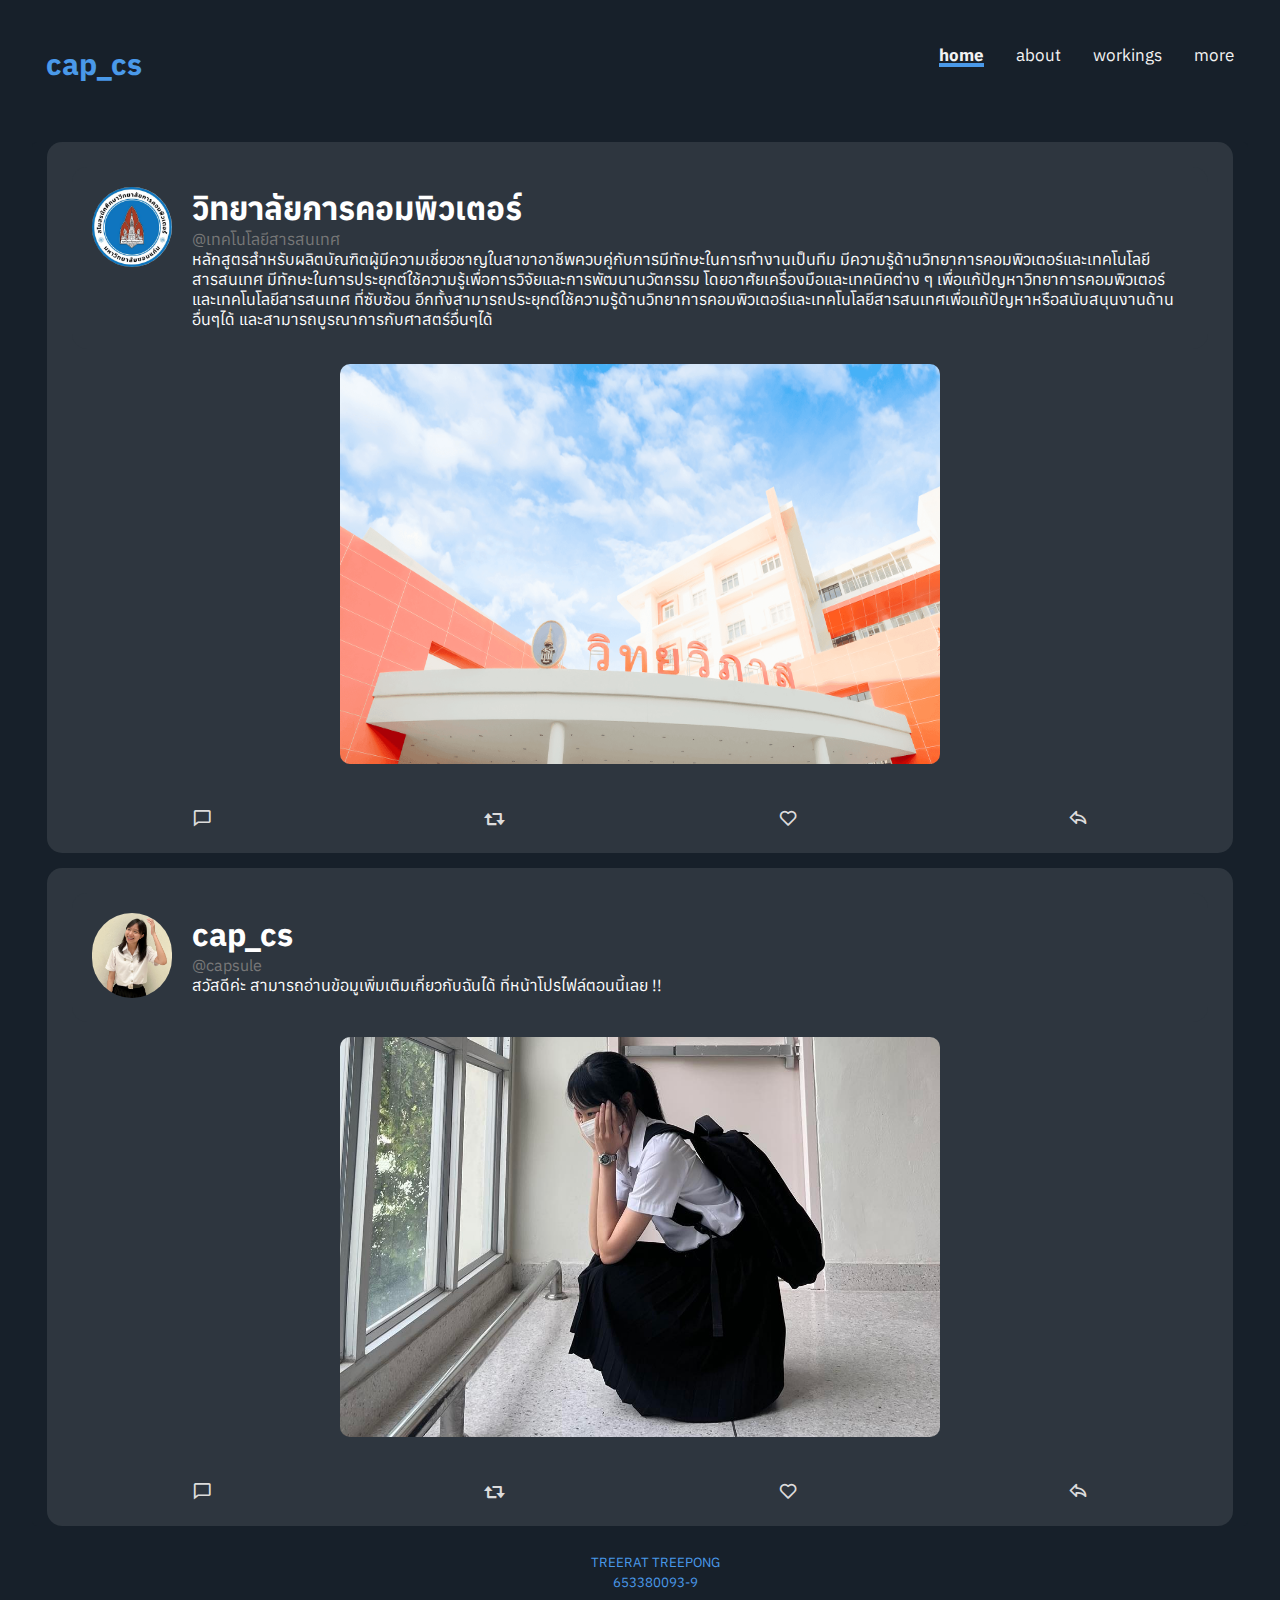
<file: index.html>
<!-- ตรีรัตน์ ตรีพงษ์ 653380093-9 -->
<!DOCTYPE html>
<html lang="en">

<head>
    <meta charset="UTF-8">
    <meta name="viewport" content="width=device-width, initial-scale=1.0">
    <link rel="stylesheet" href="https://cdnjs.cloudflare.com/ajax/libs/font-awesome/4.7.0/css/font-awesome.min.css">
    <link rel="stylesheet" href="./style_all.css">
    <link rel="stylesheet" href="./home.css">
    <link href='https://unpkg.com/boxicons@2.1.4/css/boxicons.min.css' rel='stylesheet'>
    <title>home</title>
</head>

<body>

    <div class="topnav" id="myTopnav">
        <a href="./index.html" class="active">cap_cs</a>
            <a href="./more.html" id="more" class="bold">more</a>
            <a href="./workings.html" id="workings" class="bold" >workings</a>
            <a href="./about.html" id="about" class="bold">about</a>
            <a href="./index.html" id="home" class="bold">home</a>
            <a href="javascript:void(0);" class="icon" onclick="myFunction()">
                <i class="fa fa-bars"></i>
            </a> 
    </div>
    <main>
        <div class="box">
            <div class="eww">
            <div class="post">
                <div class="img"><img src="./photo/COC logo.jpg" alt="..."></div>
                <div class="txt">
                    <h1>วิทยาลัยการคอมพิวเตอร์</h1>
                    <p class="span">@เทคโนโลยีสารสนเทศ</p>
                    <p>หลักสูตรสำหรับผลิตบัณฑิตผู้มีความเชี่ยวชาญในสาขาอาชีพควบคู่กับการมีทักษะในการทำงานเป็นทีม มีความรู้ด้านวิทยาการคอมพิวเตอร์และเทคโนโลยีสารสนเทศ มีทักษะในการประยุกต์ใช้ความรู้เพื่อการวิจัยและการพัฒนานวัตกรรม โดยอาศัยเครื่องมือและเทคนิคต่าง ๆ เพื่อแก้ปัญหาวิทยาการคอมพิวเตอร์และเทคโนโลยีสารสนเทศ ที่ซับซ้อน อีกทั้งสามารถประยุกต์ใช้ความรู้ด้านวิทยาการคอมพิวเตอร์และเทคโนโลยีสารสนเทศเพื่อแก้ปัญหาหรือสนับสนุนงานด้านอื่นๆได้ และสามารถบูรณาการกับศาสตร์อื่นๆได้
                    </p>
                </div>
                
            </div>
           <center> <img src="./photo/coc_postt.png" alt="..." class="img_post"></center>
           <div class="coppy_tw">
           <i class='bx bx-comment ' ></i>
           <i class='bx bx-repost bx-sm' ></i>
           <i class='bx bx-heart ' ></i>
           <i class='bx bx-share ' ></i>
        </div>
        </div>
        <div class="eww">
            <div class="post">
                <a href="./about.html">
                <div class="img"><img src="./photo/IMG_cap_cs.jpg" alt="..."></div></a>
                <div class="txt">
                    <a href="./about.html" class="name">
                    <h1>cap_cs</h1>
                </a>
                    <p class="span">@capsule</p>
                
                    <p>สวัสดีค่ะ สามารถอ่านข้อมูเพิ่มเติมเกี่ยวกับฉันได้ ที่หน้าโปรไฟล์ตอนนี้เลย !!
                    </p>
                </div>
                
            </div>
           <center> <a href="./about.html"><img src="./photo/cap_postt.jpg" alt="..." class="img_post"></a></center>
           <div class="coppy_tw">
            <i class='bx bx-comment ' ></i>
            <i class='bx bx-repost bx-sm' ></i>
            <i class='bx bx-heart ' ></i>
            <i class='bx bx-share ' ></i>
         </div>
        </div>
        

        </div>
     </main>
     <footer>
         <small>TREERAT TREEPONG</small><br>
         <small>653380093-9</small>
     </footer>


    <script>
        function myFunction() {
            var x = document.getElementById("myTopnav");
            if (x.className === "topnav") {
                x.className += " responsive";
            } else {
                x.className = "topnav";
            }
        }
    </script>

</body>

</html>
</file>
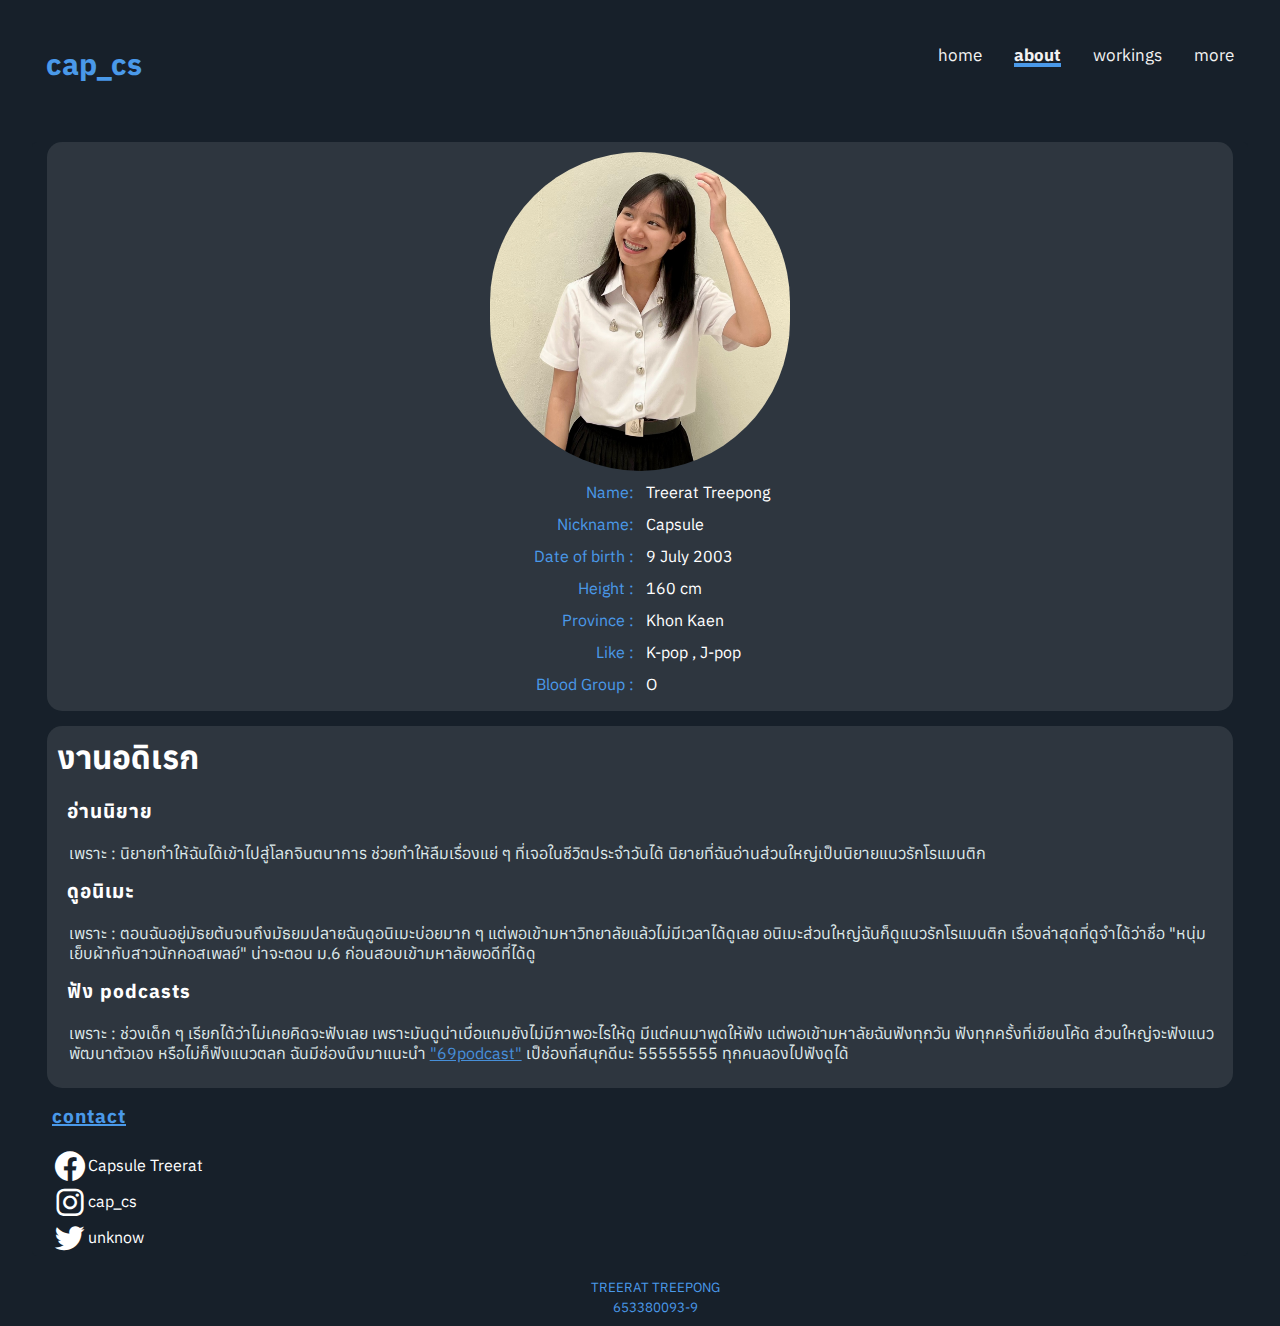
<file: about.html>
<!-- ตรีรัตน์ ตรีพงษ์ 653380093-9 -->
<!DOCTYPE html>
<html lang="en">

<head>
    <meta charset="UTF-8">
    <meta name="viewport" content="width=device-width, initial-scale=1.0">
    <link rel="stylesheet" href="https://cdnjs.cloudflare.com/ajax/libs/font-awesome/4.7.0/css/font-awesome.min.css">
    <link rel="stylesheet" href="./style_all.css">
    <link rel="stylesheet" href="./about.css">
    <link href='https://unpkg.com/boxicons@2.1.4/css/boxicons.min.css' rel='stylesheet'>
    <title>About</title>
</head>

<body>

    <div class="topnav" id="myTopnav">
        <a href="./index.html" class="active">cap_cs</a>
            <a href="./more.html" id="more" class="bold">more</a>
            <a href="./workings.html" id="workings" class="bold" >workings</a>
            <a href="./about.html" id="about" class="bold">about</a>
            <a href="./index.html" id="home" class="bold">home</a>
            <a href="javascript:void(0);" class="icon" onclick="myFunction()">
                <i class="fa fa-bars"></i>
            </a> 
    </div>
    <main>
        <div class="box">
         <div class="post">
            <center><img src="./photo/IMG_cap_cs.jpg" alt="..."></center>
            <div class="txt">
                <table>
                    <tr>
                        <td><p class="blue">Name:</p></td>
                        <td><p>Treerat Treepong</p></td>
                    </tr>
                    <tr>
                        <td><p class="blue">Nickname:</p></td>
                        <td><p>Capsule</p></td>
                    </tr>
                    <tr>
                        <td><p class="blue">Date of birth :</p></td>
                        <td><p>9 July 2003</p></td>
                    </tr>
                    <tr>
                        <td><p class="blue">Height :</p></td>
                        <td><p>160 cm</p></td>
                    </tr>
                    <tr>
                        <td><p class="blue">Province :</p></td>
                        <td><p>Khon Kaen</p></td>
                    </tr>
                    <tr>
                        <td><p class="blue">Like :</p></td>
                        <td><p>K-pop , J-pop</p></td>
                    </tr>
                    <tr>
                        <td><p class="blue">Blood Group :</p></td>
                        <td><p>O</p></td>
                    </tr> 
                </table>
            </div>
         </div>
         
         <div class="post">
            <h1>งานอดิเรก</h1><br>
            <h3 class="h3">อ่านนิยาย</h3>
            <p class="p">เพราะ : นิยายทำให้ฉันได้เข้าไปสู่โลกจินตนาการ ช่วยทำให้ลืมเรื่องแย่ ๆ ที่เจอในชีวิตประจำวันได้ นิยายที่ฉันอ่านส่วนใหญ่เป็นนิยายแนวรักโรแมนติก </p>
            <h3 class="h3">ดูอนิเมะ</h3>
            <p class="p">เพราะ : ตอนฉันอยู่มัธยต้นจนถึงมัธยมปลายฉันดูอนิเมะบ่อยมาก ๆ แต่พอเข้ามหาวิทยาลัยแล้วไม่มีเวลาได้ดูเลย อนิเมะส่วนใหญ่ฉันก็ดูแนวรักโรแมนติก เรื่องล่าสุดที่ดูจำได้ว่าชื่อ "หนุ่มเย็บผ้ากับสาวนักคอสเพลย์" น่าจะตอน ม.6 ก่อนสอบเข้ามหาลัยพอดีที่ได้ดู </p>
            <h3 class="h3">ฟัง podcasts</h3>
            <p class="p">เพราะ : ช่วงเด็ก ๆ เรียกได้ว่าไม่เคยคิดจะฟังเลย เพราะมันดูน่าเบื่อแถมยังไม่มีภาพอะไรให้ดู มีแต่คนมาพูดให้ฟัง แต่พอเข้ามหาลัยฉันฟังทุกวัน ฟังทุกครั้งที่เขียนโค้ด ส่วนใหญ่จะฟังแนวพัฒนาตัวเอง หรือไม่ก็ฟังแนวตลก ฉันมีช่องนึงมาแนะนำ <span><a href="https://www.youtube.com/@69podcast8" target="_blank">"69podcast"</a></span> เป็ช่องที่สนุกดีนะ 55555555 ทุกคนลองไปฟังดูได้</p>

        </div>
         <div class="contact">
            <h3 class="cc">contact</h3>
            <a href="https://www.facebook.com/capsule.treepong.5" class="white" target="_blank"><i class='bx bxl-facebook-circle bx-md'></i>Capsule Treerat</a><br>
            <a href="https://www.instagram.com/cap_cs/" class="white" target="_blank"><i class='bx bxl-instagram bx-md'></i>cap_cs</a><br>
            <a href="https://twitter.com/home" class="white"><i class='bx bxl-twitter bx-md' ></i>unknow</a>
         </div>
        
    </div>
     </main>
     <footer>
         <small>TREERAT TREEPONG</small><br>
         <small>653380093-9</small>
     </footer>


    <script>
        function myFunction() {
            var x = document.getElementById("myTopnav");
            if (x.className === "topnav") {
                x.className += " responsive";
            } else {
                x.className = "topnav";
            }
        }
    </script>

</body>

</html>
</file>
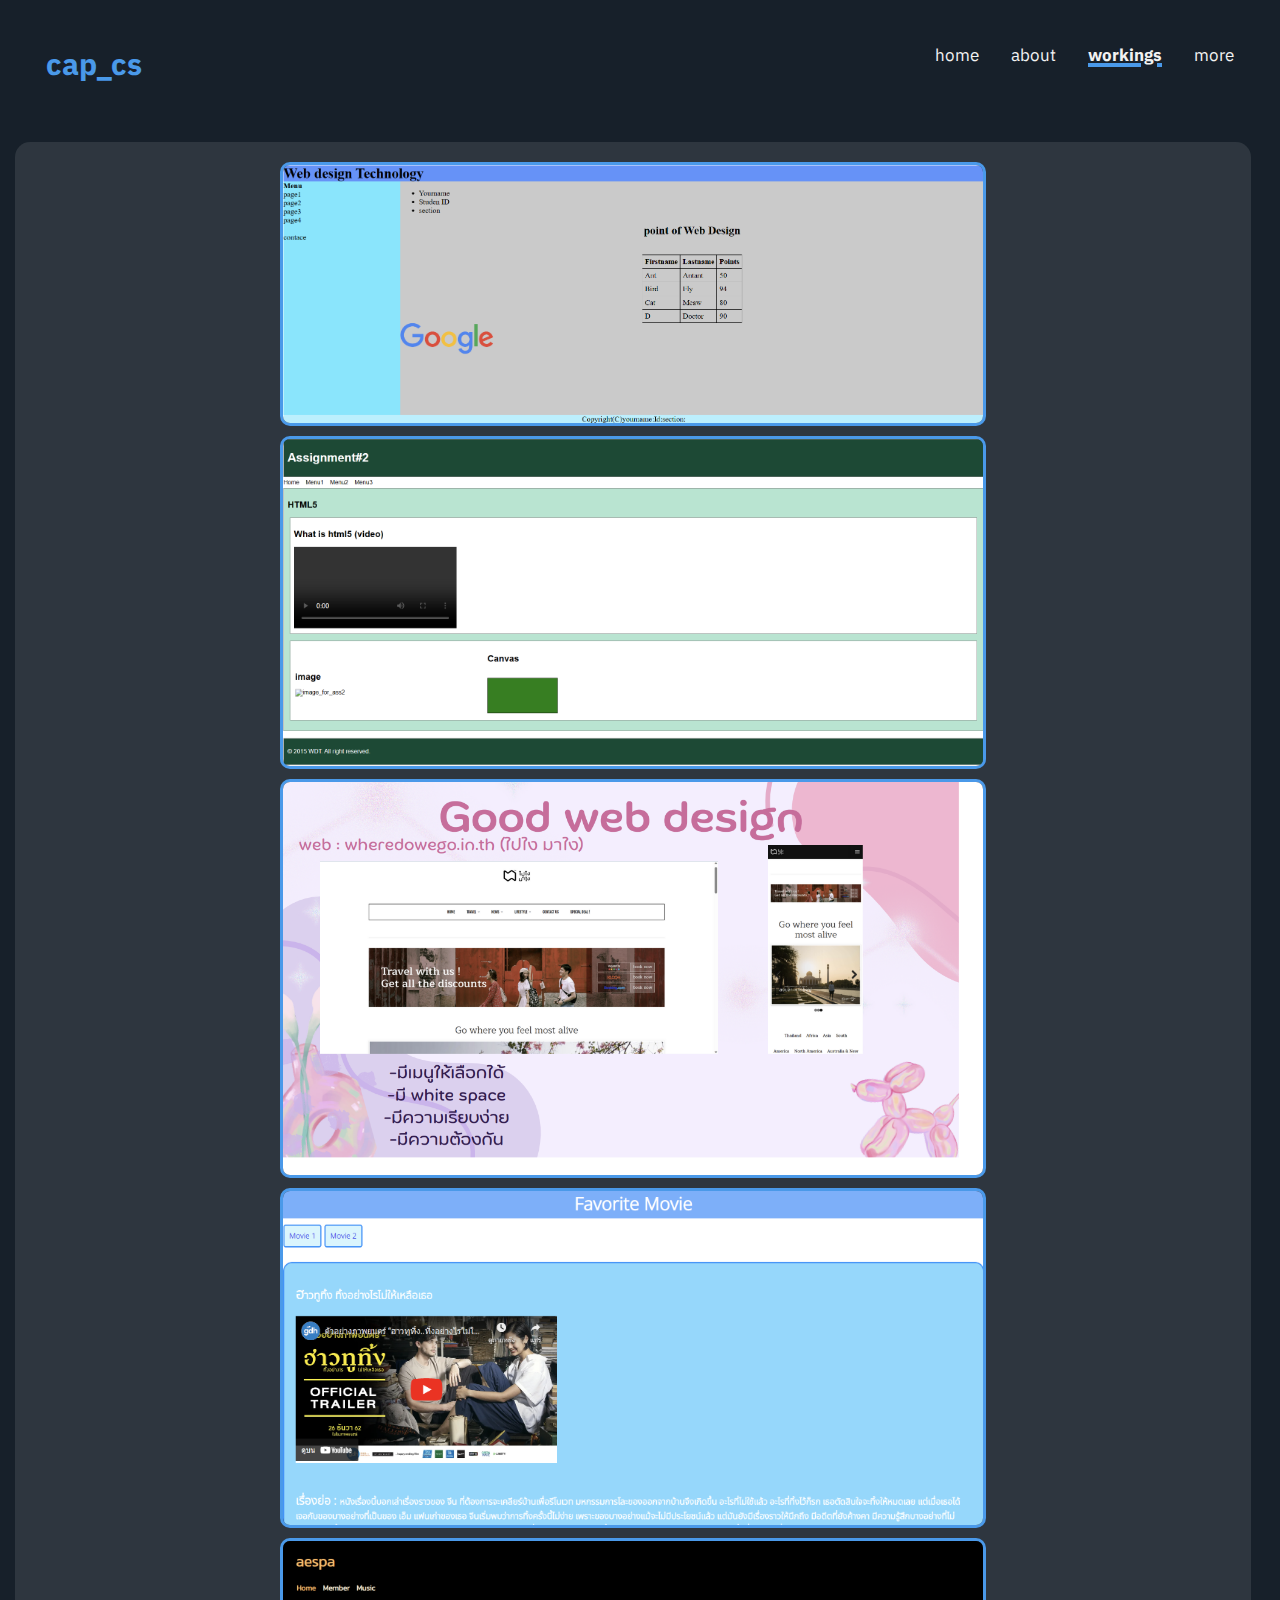
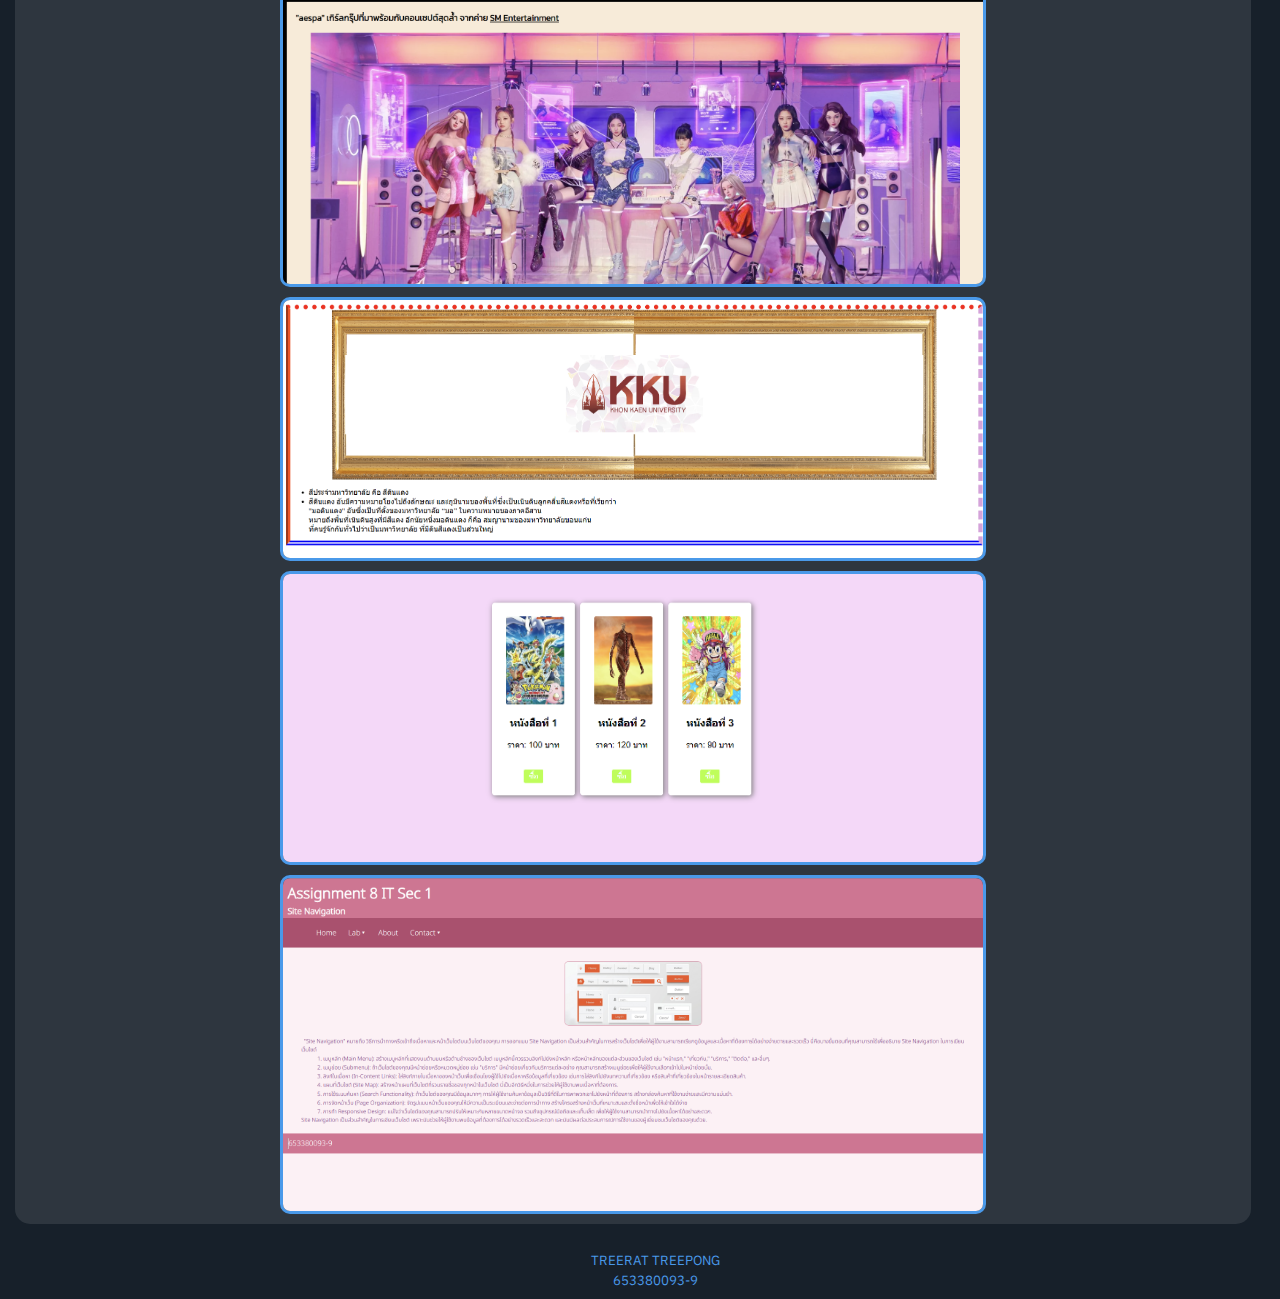
<file: ass.html>
<!-- ตรีรัตน์ ตรีพงษ์ 653380093-9 -->
<!DOCTYPE html>
<html lang="en">

<head>
    <meta charset="UTF-8">
    <meta name="viewport" content="width=device-width, initial-scale=1.0">
    <link rel="stylesheet" href="https://cdnjs.cloudflare.com/ajax/libs/font-awesome/4.7.0/css/font-awesome.min.css">
    <link rel="stylesheet" href="./style_all.css">
    <link rel="stylesheet" href="./flex.css">
    <title>workings</title>
</head>

<body>

    <div class="topnav" id="myTopnav">
        <a href="./index.html" class="active">cap_cs</a>
        <a href="./more.html" id="more" class="bold">more</a>
        <a href="./workings.html" id="workings" class="bold">workings</a>
        <a href="./about.html" id="about" class="bold">about</a>
        <a href="./index.html" id="home" class="bold">home</a>
        <a href="javascript:void(0);" class="icon" onclick="myFunction()">
            <i class="fa fa-bars"></i>
        </a>
    </div>
    <main>
        <div class="box">
            <img src="./photo/lab1.png" alt="..." class="free" title="lab1">
            <img src="./photo/lab2.png" alt="..." class="free" title="lab2">
            <img src="./photo/lab3.png" alt="..." class="free"title="lab3">
            <img src="./photo/lab4.png" alt="..." class="free"title="lab4">
            <img src="./photo/lab5.png" alt="..." class="free"title="lab5">
            <img src="./photo/lab6.png" alt="..." class="free"title="lab6">
            <img src="./photo/lab7.png" alt="..." class="free"title="lab7">
            <img src="./photo/lab8.png" alt="..." class="free"title="lab8">
        </div>

    </main>
    <footer>
        <small>TREERAT TREEPONG</small><br>
        <small>653380093-9</small>
    </footer>


    <script>
        function myFunction() {
            var x = document.getElementById("myTopnav");
            if (x.className === "topnav") {
                x.className += " responsive";
            } else {
                x.className = "topnav";
            }
        }
    </script>

</body>

</html>
</file>
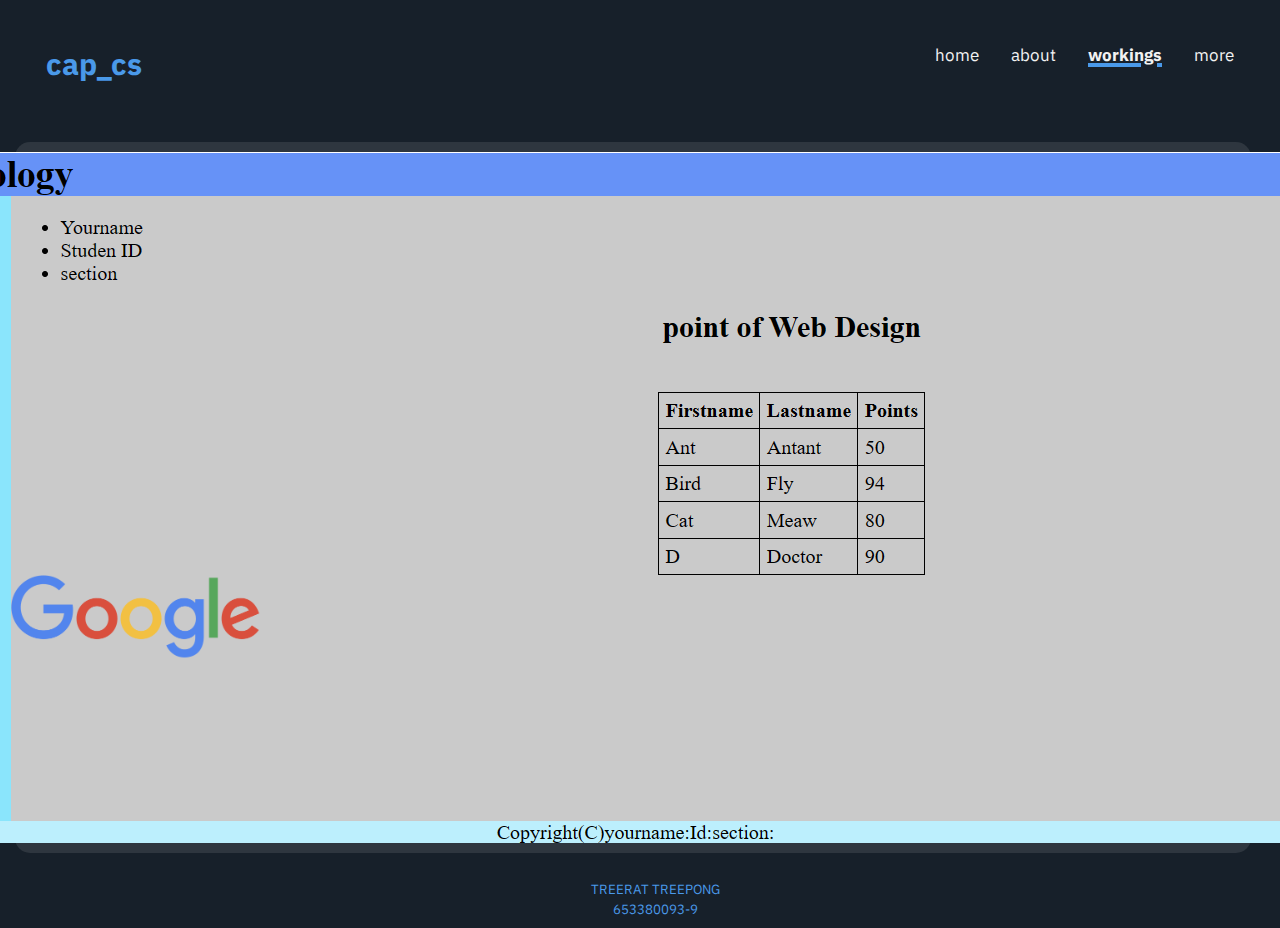
<file: lab.html>
<!-- ตรีรัตน์ ตรีพงษ์ 653380093-9 -->
<!DOCTYPE html>
<html lang="en">

<head>
    <meta charset="UTF-8">
    <meta name="viewport" content="width=device-width, initial-scale=1.0">
    <link rel="stylesheet" href="https://cdnjs.cloudflare.com/ajax/libs/font-awesome/4.7.0/css/font-awesome.min.css">
    <link rel="stylesheet" href="./style_all.css">
    <link rel="stylesheet" href="./flex.css">
    <title>lab</title>
</head>

<body>

    <div class="topnav" id="myTopnav">
        <a href="./index.html" class="active">cap_cs</a>
            <a href="./more.html" id="more" class="bold">more</a>
            <a href="./workings.html" id="workings" class="bold" >workings</a>
            <a href="./about.html" id="about" class="bold">about</a>
            <a href="./index.html" id="home" class="bold">home</a>
            <a href="javascript:void(0);" class="icon" onclick="myFunction()">
                <i class="fa fa-bars"></i>
            </a> 
    </div>
    <main>
        <div class="box">
         <img src="./photo/lab1.png" alt="...">
        </div>
     </main>
     <footer>
         <small>TREERAT TREEPONG</small><br>
         <small>653380093-9</small>
     </footer>


    <script>
        function myFunction() {
            var x = document.getElementById("myTopnav");
            if (x.className === "topnav") {
                x.className += " responsive";
            } else {
                x.className = "topnav";
            }
        }
    </script>

</body>

</html>
</file>
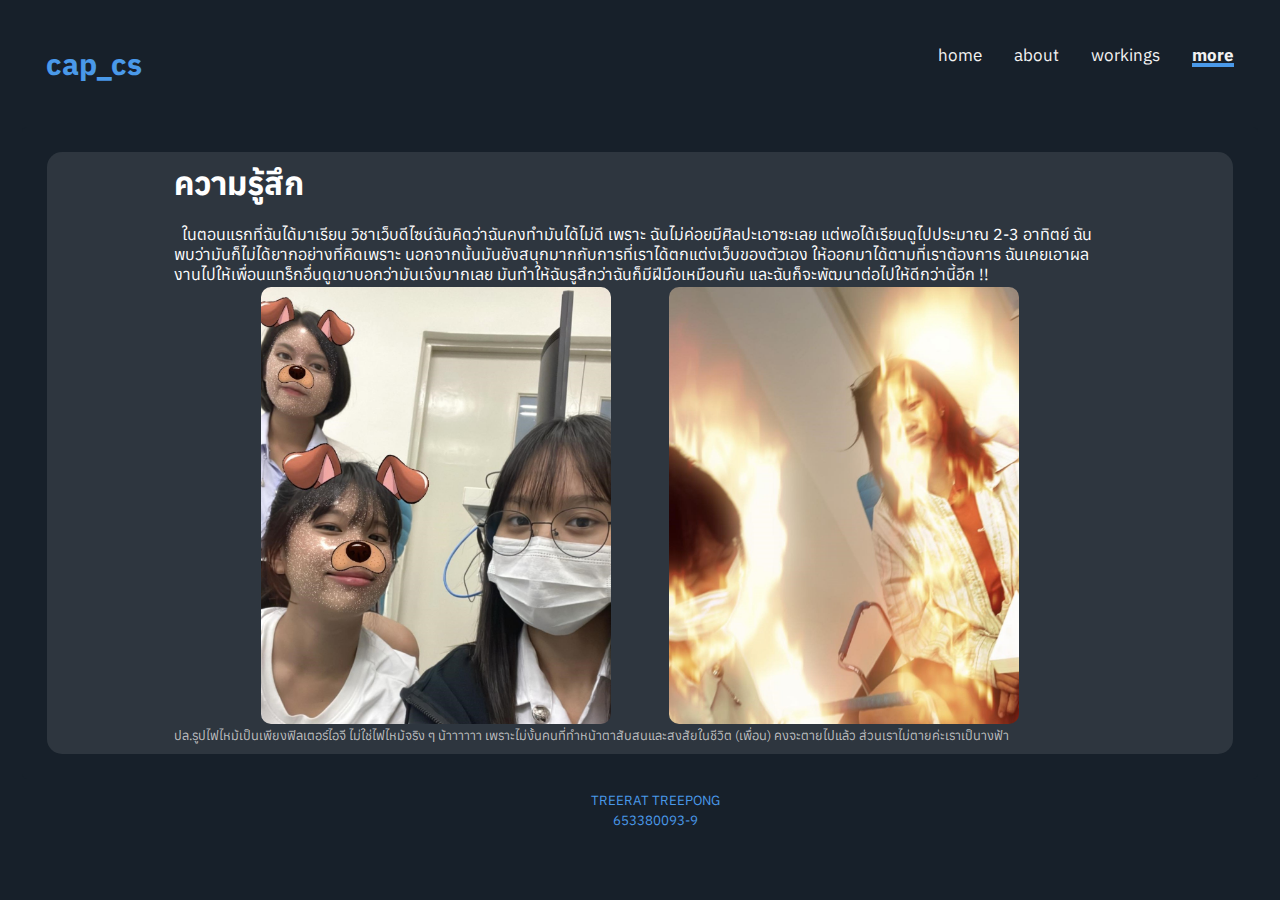
<file: more.html>
<!-- ตรีรัตน์ ตรีพงษ์ 653380093-9 -->
<!DOCTYPE html>
<html lang="en">

<head>
    <meta charset="UTF-8">
    <meta name="viewport" content="width=device-width, initial-scale=1.0">
    <link rel="stylesheet" href="https://cdnjs.cloudflare.com/ajax/libs/font-awesome/4.7.0/css/font-awesome.min.css">
    <link rel="stylesheet" href="./style_all.css">
    <link rel="stylesheet" href="./more.css">
    <title>More</title>
</head>

<body>

    <div class="topnav" id="myTopnav">
        <a href="./index.html" class="active">cap_cs</a>
            <a href="./more.html" id="more" class="bold">more</a>
            <a href="./workings.html" id="workings" class="bold" >workings</a>
            <a href="./about.html" id="about" class="bold">about</a>
            <a href="./index.html" id="home" class="bold">home</a>
            <a href="javascript:void(0);" class="icon" onclick="myFunction()">
                <i class="fa fa-bars"></i>
            </a> 
    </div>
    <main>
        <div class="box">
            <div class="post">
         <div class="text">
            <h1>ความรู้สึก</h1>
            <p> &nbsp; ในตอนแรกที่ฉันได้มาเรียน วิชาเว็บดีไซน์ฉันคิดว่าฉันคงทำมันได้ไม่ดี เพราะ ฉันไม่ค่อยมีศิลปะเอาซะเลย แต่พอได้เรียนดูไปประมาณ 2-3 อาทิตย์  ฉันพบว่ามันก็ไม่ได้ยากอย่างที่คิดเพราะ นอกจากนั้นมันยังสนุกมากกับการที่เราได้ตกแต่งเว็บของตัวเอง ให้ออกมาได้ตามที่เราต้องการ ฉันเคยเอาผลงานไปให้เพื่อนแทร็กอื่นดูเขาบอกว่ามันเจ๋งมากเลย มันทำให้ฉันรูสึกว่าฉันก็มีฝีมือเหมือนกัน และฉันก็จะพัฒนาต่อไปให้ดีกว่านี้อีก !!</p>
         </div>
         <div class="img">
            <img src="./photo/dog_song_tour_eiei.jpg" alt="...">
            
            <img src="./photo/fire_dub_maika.jpg" alt="...">
         </div>
         <small class="ps">ปล.รูปไฟไหม้เป็นเพียงฟิลเตอร์ไอจี ไม่ใช่ไฟไหม้จริง ๆ น้าาาาาา เพราะไม่งั้นคนที่ทำหน้าตาสับสนและสงสัยในชีวิต (เพื่อน) คงจะตายไปแล้ว ส่วนเราไม่ตายค่ะเราเป็นางฟ้า</small>
        </div>
    </div>
     </main>
     <footer>
         <small>TREERAT TREEPONG</small><br>
         <small>653380093-9</small>
     </footer>


    <script>
        function myFunction() {
            var x = document.getElementById("myTopnav");
            if (x.className === "topnav") {
                x.className += " responsive";
            } else {
                x.className = "topnav";
            }
        }
    </script>

</body>

</html>
</file>
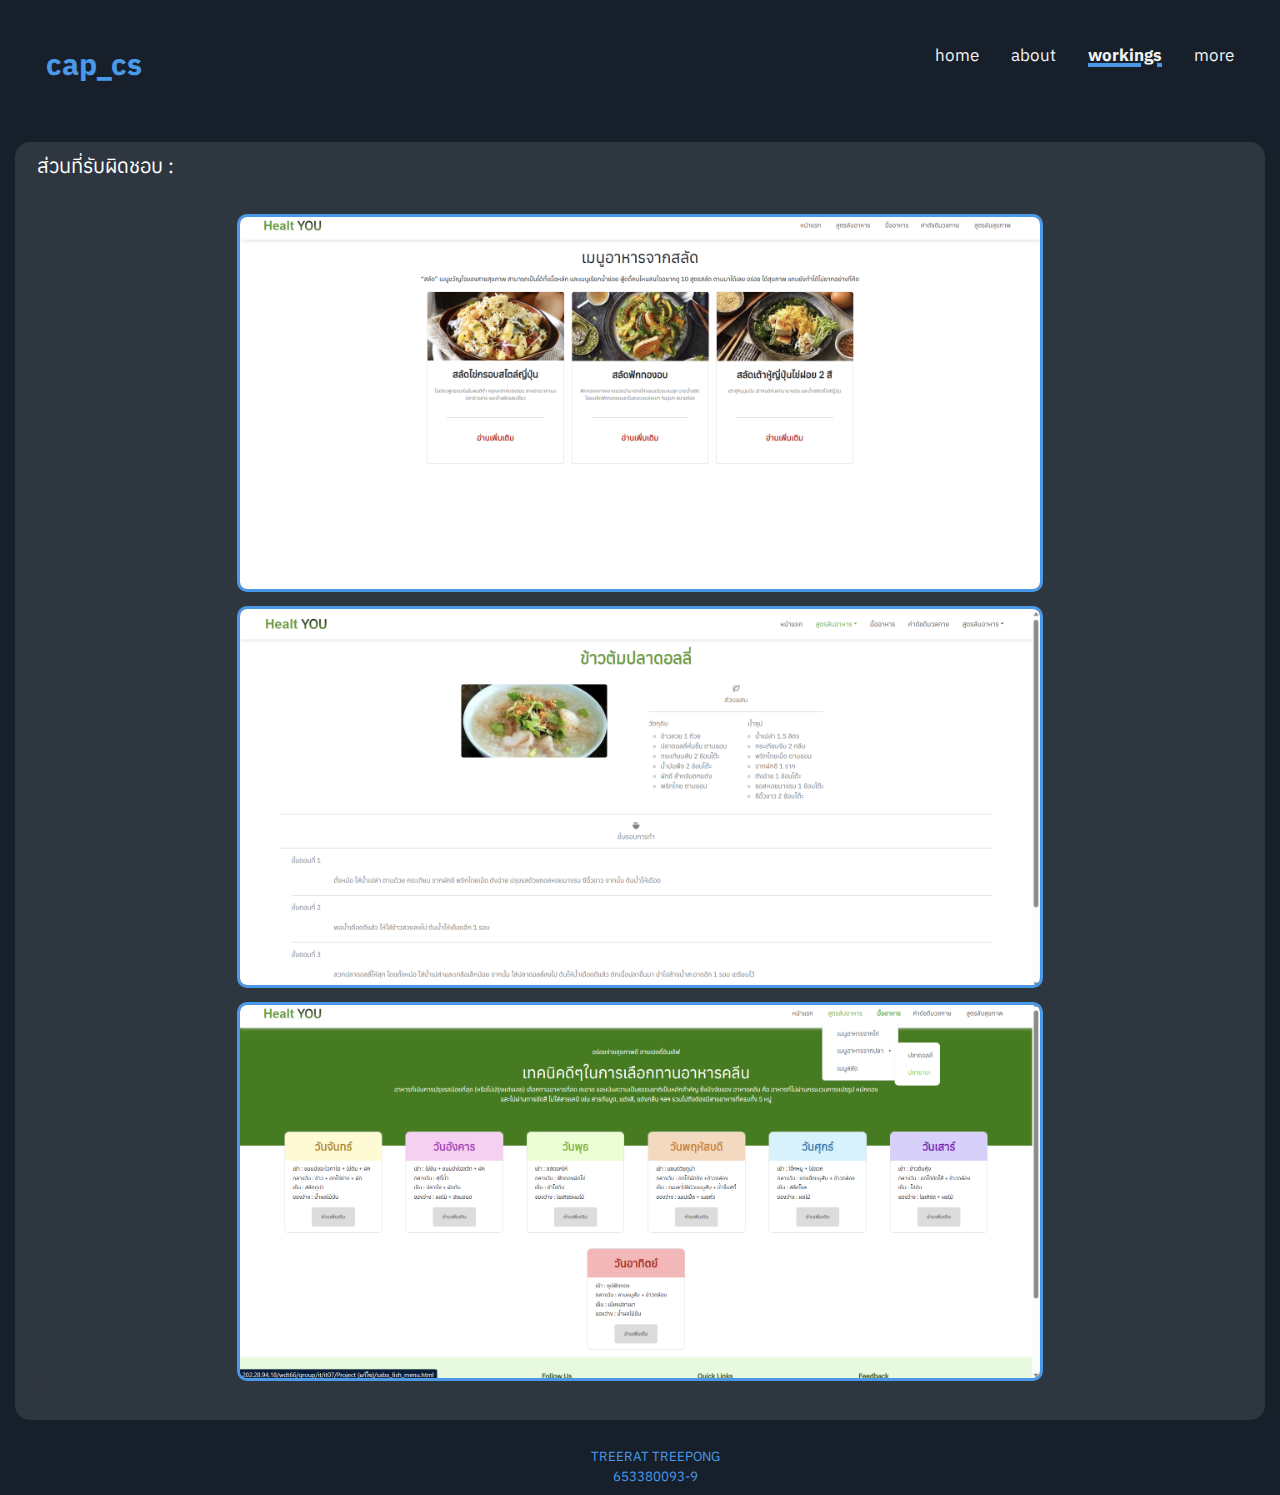
<file: project.html>
<!-- ตรีรัตน์ ตรีพงษ์ 653380093-9 -->
<!DOCTYPE html>
<html lang="en">

<head>
    <meta charset="UTF-8">
    <meta name="viewport" content="width=device-width, initial-scale=1.0">
    <link rel="stylesheet" href="https://cdnjs.cloudflare.com/ajax/libs/font-awesome/4.7.0/css/font-awesome.min.css">
    <link rel="stylesheet" href="./style_all.css">
    <link rel="stylesheet" href="./flex.css">
    <title>Home</title>
</head>

<body>

    <div class="topnav" id="myTopnav">
        <a href="./index.html" class="active">cap_cs</a>
            <a href="./more.html" id="more" class="bold">more</a>
            <a href="./workings.html" id="workings" class="bold" >workings</a>
            <a href="./about.html" id="about" class="bold">about</a>
            <a href="./index.html" id="home" class="bold">home</a>
            <a href="javascript:void(0);" class="icon" onclick="myFunction()">
                <i class="fa fa-bars"></i>
            </a> 
    </div>
    <main>
        
        <div class="boxx">
            <p>ส่วนที่รับผิดชอบ :</p>
            <div class="sm_box">
                <center><img src="./photo/project_2.png" alt="..." class="frees" title="หน้าเมนูอาหาร"><br>
                <img src="./photo/project_1.png" alt="..." class="frees" title="หน้าส่วนผมและวิธีการ">
                <br>
                <img src="./photo/project_3.png" alt="..." class="frees"title="หน้าม้ออาหาร"></center>
        </div>
    </div>
     </main>
     <footer>
         <small>TREERAT TREEPONG</small><br>
         <small>653380093-9</small>
     </footer>


    <script>
        function myFunction() {
            var x = document.getElementById("myTopnav");
            if (x.className === "topnav") {
                x.className += " responsive";
            } else {
                x.className = "topnav";
            }
        }
    </script>

</body>

</html>
</file>
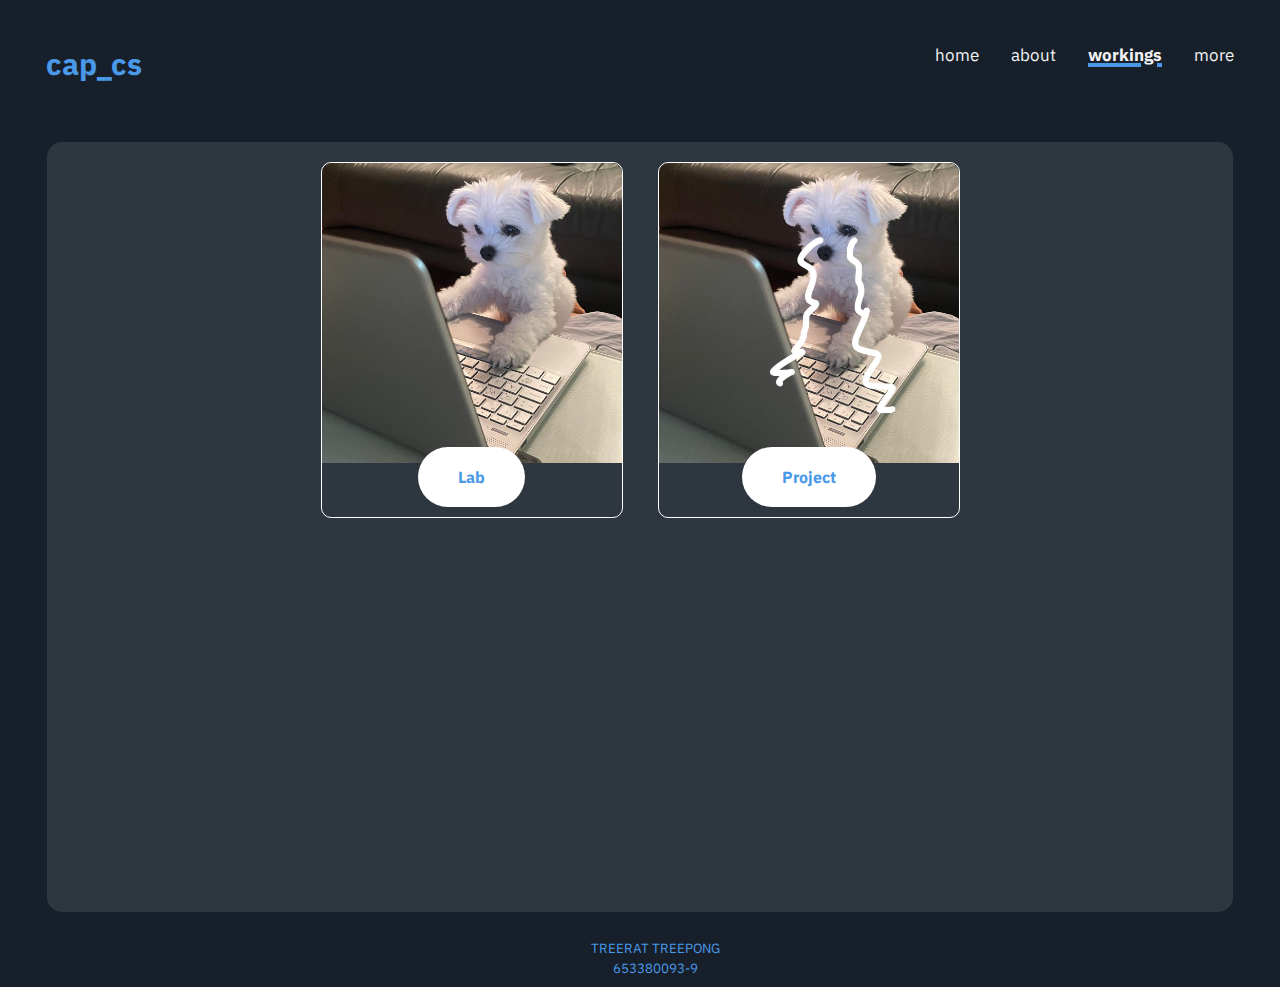
<file: workings.html>
<!-- ตรีรัตน์ ตรีพงษ์ 653380093-9 -->
<!DOCTYPE html>
<html lang="en">

<head>
    <meta charset="UTF-8">
    <meta name="viewport" content="width=device-width, initial-scale=1.0">
    <link rel="stylesheet" href="https://cdnjs.cloudflare.com/ajax/libs/font-awesome/4.7.0/css/font-awesome.min.css">
    <link rel="stylesheet" href="./style_all.css">
    <link rel="stylesheet" href="./workings.css">
    <title>workings</title>
</head>

<body>

    <div class="topnav" id="myTopnav">
        <a href="./index.html" class="active">cap_cs</a>
            <a href="./more.html" id="more" class="bold">more</a>
            <a href="./workings.html" id="workings" class="bold" >workings</a>
            <a href="./about.html" id="about" class="bold">about</a>
            <a href="./index.html" id="home" class="bold">home</a>
            <a href="javascript:void(0);" class="icon" onclick="myFunction()">
                <i class="fa fa-bars"></i>
            </a> 
    </div>
    <main>
        <div class="box">
            <div class="post">
          <div class="mhar">  
         <div class="ass">
            <img src="./photo/dog_type.jpg" alt="...">
            <p><a href="./ass.html" class="more">Lab</a></p>
         </div>
         <div class="project">
            <img src="./photo/dog_cry.jpg" alt="...">
            <p><a href="./project.html" class="more">Project</a></p>
         </div>
        </div>
         
        </div>
    </div>
        
     </main>
     <footer>
         <small>TREERAT TREEPONG</small><br>
         <small>653380093-9</small>
     </footer>


    <script>
        function myFunction() {
            var x = document.getElementById("myTopnav");
            if (x.className === "topnav") {
                x.className += " responsive";
            } else {
                x.className = "topnav";
            }
        }
    </script>

</body>

</html>
</file>
<file: style_all.css>
@import url('https://fonts.googleapis.com/css2?family=Anuphan&family=Athiti&family=Chakra+Petch:ital,wght@1,300&family=Fahkwang:wght@300&family=Kanit:wght@300&family=Noto+Sans+Thai:wght@300&family=Pixelify+Sans&family=Poppins:wght@300&display=swap');
*{
    margin: 0;
    padding: 0;
}
body{
    font-family: 'Anuphan', sans-serif;
    background-color:#17202A ;
}
.topnav {
    overflow: hidden;
    background-color: #17202A;
    padding: 30px;
  }
  .topnav a {
    float: left;
    display: block;
    color: #f2f2f2;
    text-align: center;
    padding: 14px 16px;
    text-decoration: none;
    font-size: 17px;
  }
  
  .topnav a:hover {
    color: white;
  }
  
  .topnav a.active {
    color: #4A99E9;
    font-size: 30px;
  }
  .topnav .icon {
    display: none;
  }
  .topnav a:not(:first-child){
    float: right;
  }
  footer{
    color: #4A99E9;
    background-color:#17202A;
    width: 100%;
    height: max-content;
    padding: 10px;
    text-align: center;
    box-sizing: border-box;
}
footer small{
    margin-left: 30px;
}
footer small:first-child{
    padding-top: 20px;
}
.active{
    font-weight: bold;
    font-size: larger;
}
.bold:hover{
    font-weight: bold;
}
div.box{
    margin: auto;
    width: 95%;
    height: max-content;
    background-color: #17202A;
    border-radius: 5px;
    /* border: .05px solid rgba(240, 248, 255, 0.629); */
}
a:not(:first-child):hover{
    background-color:#2E363F;
    border-radius: 30px;
}
a.icon:hover{
    background-color: #17202A;
}
  @media screen and (max-width: 600px) {
    .topnav a:not(:first-child) {display: none;}
    .topnav a.icon {
      float: right;
      display: block;      
    }
  }
  
  @media screen and (max-width: 600px) {
    .topnav.responsive {position: relative;}
    .topnav.responsive .icon {
      position: absolute;
      right: 0;
      top: 0;
    }
    .topnav.responsive a {
      float: none;
      display: block;
      text-align: left;
    }
  }
</file>
<file: home.css>
a#home{
    text-decoration: #4A99E9 underline 4px;
    font-weight: bold;
}
div.post,div.me{
    background-color: #2E363F;
    display: flex;
    border-radius: 15px;
    margin: 15px;
}
div.eww{
    background-color: #2E363F;
    border-radius: 15px;
    margin: 15px;
    padding: 10px;
}
img{
    border-radius: 1250px;
    width: 80px;
}
h1,h2,p{
    color: white;
    margin-left: 20px;
}
.img_post{
    width: 600px;
    height: 400px;
    border-radius: 10px;
}
.post{
    padding: 20px ;
    height: max-content;
    margin-left: 30px;
}
p.span{
    font-size: smalle;
    color: rgb(120, 120, 120);
    
}
a{
    text-decoration: none;
}

a.name:hover{
    text-decoration: underline;
    color: white;
}

div.coppy_tw{
    margin-top: 30px;
    display: flex;
    justify-content: space-around;
}
i{
    vertical-align: middle;
    border-radius: 10000px;
    padding: 10px;
    font-size: 20px;
    color: gainsboro;
}
i.bx-comment:hover{
    color: #4A99E9;  
}
i.bx-share:hover{
    color: #4A99E9; 
}
i.bx-repost:hover{
    color: #53B781;
}
i.bx-heart:hover{
    color: #E5397F;
}
@media screen and (max-width: 700px){
    .img_post{
        width: 280px;
        height: 180px;
        border-radius: 10px;
    }
}
@media screen and (max-width: 600px){
    h1,h2,p{
        font-size: small;
    }
    p{
        font-size: x-small;
    }
    .img_post{
        width: 300px;
        height: 200px;
        border-radius: 10px;
    }
    img{
        width: 30px;
    }
    div.eww{
        padding: 3px;
    }
    div.post{
        padding: 6px;
    }
}
</file>
<file: about.css>
a#about{
    text-decoration: #4A99E9 underline 4px;
    font-weight: bold;
}
div.post{
    background-color: #2E363F;
    border-radius: 15px;
    margin: 15px;
    padding: 10px;
}

img{
    width: 300px;
    border-radius: 125000px;
}
td p.blue{
    color: #4A99E9;
    float: right;
}
p{
    color: white;
}
table,tr,td{
    /* border: 1px solid white; */
    margin: auto;
}
td{
    padding: 5px;
    width: 300px;
}
a.white{
    color: white;
}
a.white:hover{
    color: #4A99E9;
    background-color: #17202A;

}
div.contact a{
    margin-left: 10px;
    text-decoration: none;
}
div.contact{
    margin: 10px;
}
i{
    vertical-align: middle;
}
h3{
    margin-bottom: 20px;
    letter-spacing: 1px;
    font-size: larger;
    margin-left: 10px;
    color: #4A99E9;
    text-decoration: underline 2px;
}
h1,.h3{
    color: white;
    text-decoration: none;
}
p.p{
    margin-left: 1%;
    color: azure;
    opacity: 90%;
    margin-bottom: 15px;
}
span a{
    color: #4A99E9;
}
</file>
<file: flex.css>
a#workings{
    text-decoration: #4A99E9 underline 4px;
    font-weight: bold;
}
img.free{
    margin-top: 10px;
    border-radius: 10px;
    border: #4A99E9 3px solid;
    width: 700px;
}
img.frees{
    margin-top: 10px;
    border-radius: 10px;
    border: #4A99E9 3px solid;
    width: 800px;
}
div.box{
    display: flex;
    flex-wrap: wrap;
    justify-content: center;
    gap: 1%;
    background-color: #2E363F;
    border-radius: 15px;
    margin: 15px;
    padding: 10px;
}
div.boxx{
    
    flex-wrap: wrap;
    gap: 1%;
    background-color: #2E363F;
    border-radius: 15px;
    margin: 15px;
    padding: 10px;
}
 p{
    margin-left: 1%;
   font-size: 1.25rem;
    color: white;
}
div.sm_box{
    
    flex-wrap: wrap;
    justify-content: center;
    background-color: #2E363F;
    border-radius: 15px;
    margin: 15px;
    padding: 10px; 
}
@media screen and (max-width: 900px){
    img.frees{
        margin-top: 10px;
        border-radius: 10px;
        border: #4A99E9 3px solid;
        width: 600px;
    }
}
@media screen and (max-width: 800px){
    img.frees{
        margin-top: 10px;
        border-radius: 10px;
        border: #4A99E9 3px solid;
        width: 500px;
    }
}
@media screen and (max-width: 700px){
    img.free{
        margin-top: 10px;
        border-radius: 10px;
        border: #4A99E9 3px solid;
        width: 400px;
    }
    img.frees{
        margin-top: 10px;
        border-radius: 10px;
        border: #4A99E9 3px solid;
        width: 400px;
    }
}
@media screen and (max-width: 630px){
    img.free{
        margin-top: 10px;
        border-radius: 10px;
        border: #4A99E9 3px solid;
        width: 300px;
    }
    img.frees{
        margin-top: 10px;
        border-radius: 10px;
        border: #4A99E9 3px solid;
        width: 300px;
    }
}
</file>
<file: more.css>
a#more{
    text-decoration: #4A99E9 underline 4px;
    font-weight: bold;
}
h1,p{
    color: white;
}
h1{
    margin-left: 10%;
    margin-bottom: 20px;
    font-size:2rem;
}
p{
    margin-left: 10%;
    margin-right: 10%;
    margin-top: 3px;
    margin-bottom: 3px;
    font-size: 1rem;
}
img{
    width: 30%;
    height: 30%;
    border-radius: 10px;
}
.img{
    display: flex;
    justify-content: center;
    gap: 5%;
}
div.box{
    padding: 10px;
}
small.ps{
   margin-left: 10%;
    font-size: .8rem;
    color: rgba(220, 220, 220, 0.84);
}
div.post{
    background-color: #2E363F;
    border-radius: 15px;
    margin: 15px;
    padding: 10px;
    height: max-content;
}

@media screen and (max-width: 600px){
    
}
</file>
<file: workings.css>
a#workings{
    text-decoration: #4A99E9 underline 4px;
    font-weight: bold;
}
div.ass,div.project{
    border: 0.1px solid white;
    margin: 10px;
    width: max-content;
    height: max-content;
    text-align: center;
    padding: 0 0 30px 0;
    border-radius: 10px;
}
div.mhar{
    display:flex;
    height: 750px;
    justify-content: center;
    gap: 15px;
}
img{
    border-radius: 10px 10px 0 0px;
    width: 300px;
    height: 300px;
}
a.more{
    font-weight: bolder;
    text-decoration: none;
    padding: 20px 40px;
    color: #4A99E9;
    background-color: white;
    border-radius: 30px;
    width: 400px;
    height: max-content;
}
a.more:hover{
    color: white;
    background-color: #4A99E9;
}
div.txt p{
    font-size: large;
    color: white;
    text-decoration: underline 2px;
}
div.txt{
    display: flex;
    justify-content: center;
    gap:15%;
}
div.post{
    background-color: #2E363F;
    border-radius: 15px;
    margin: 15px;
    padding: 10px;
}

@media screen and (max-width: 600px){
    img{
        border-radius: 10px 10px 0 0px;
        width: 150px;
        height: 150px;
    }
    a.more{
        padding: 10px 20px;
    }
}
</file>
